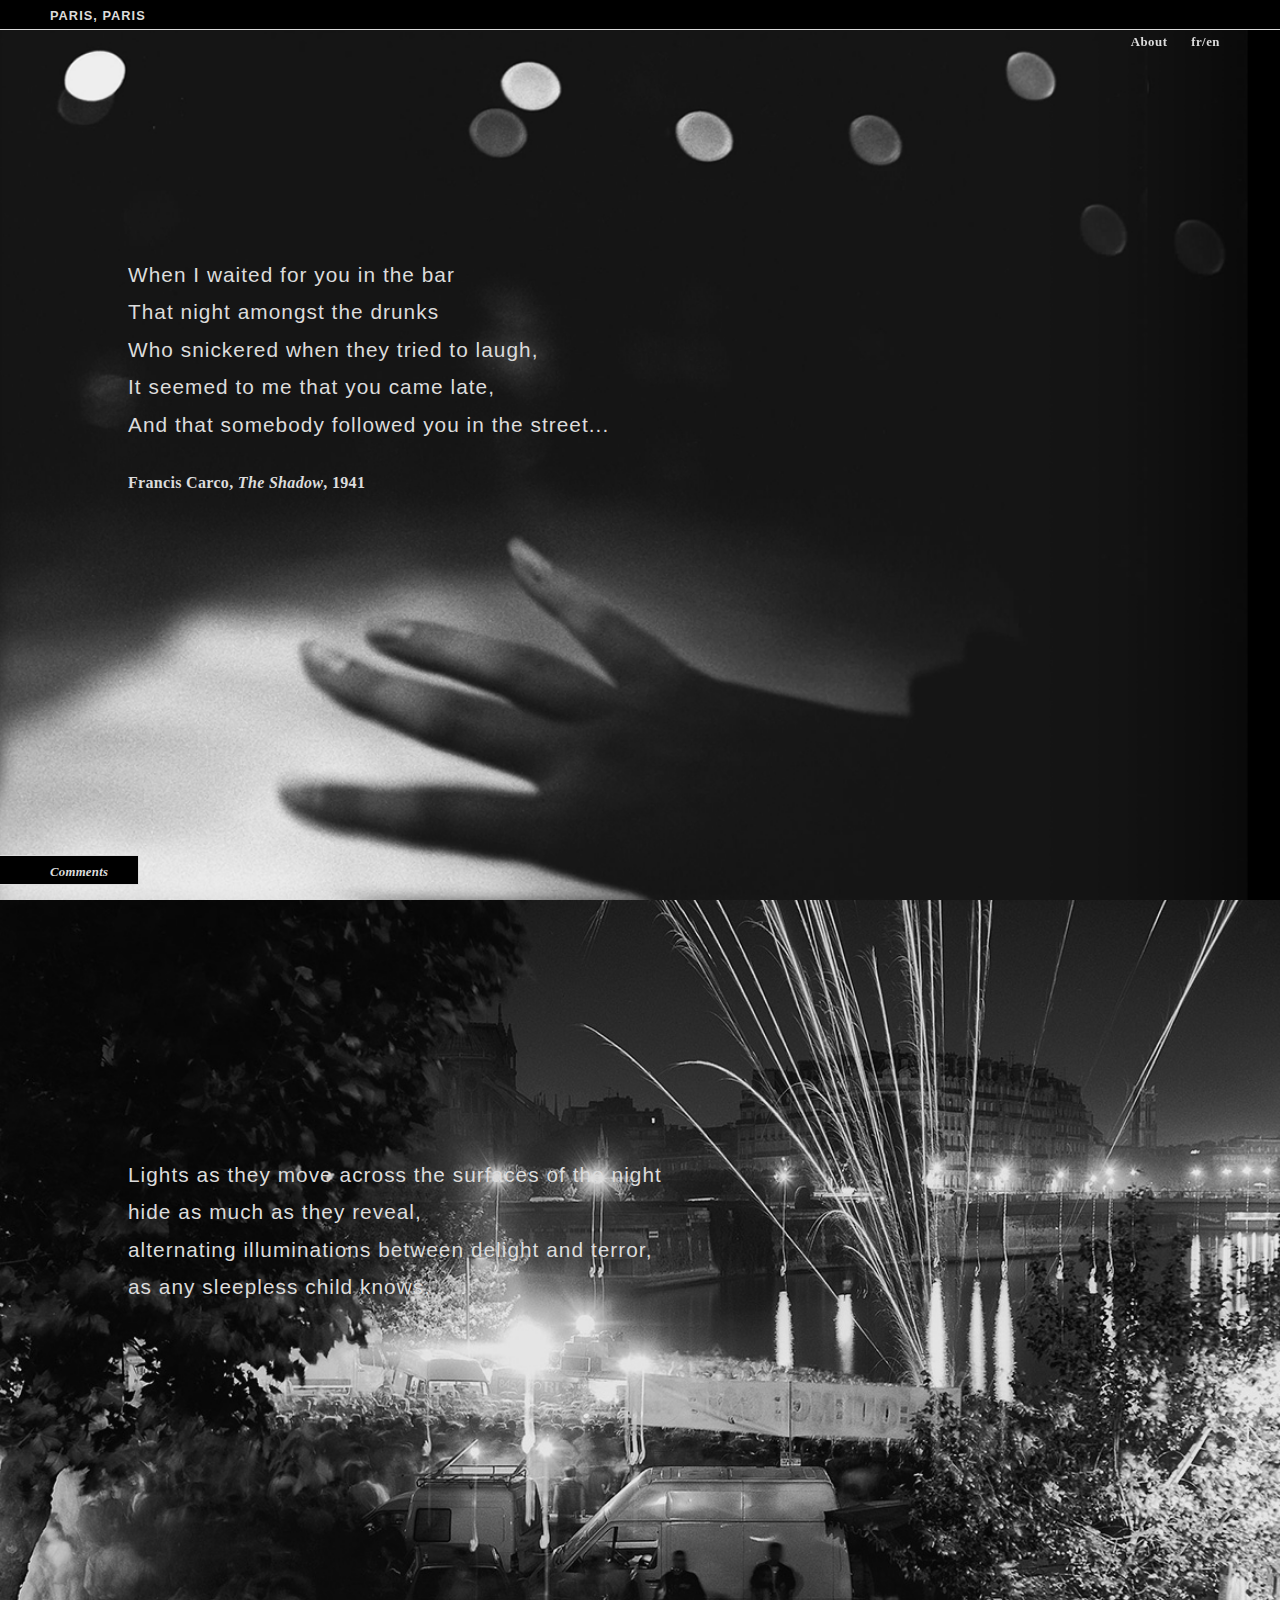
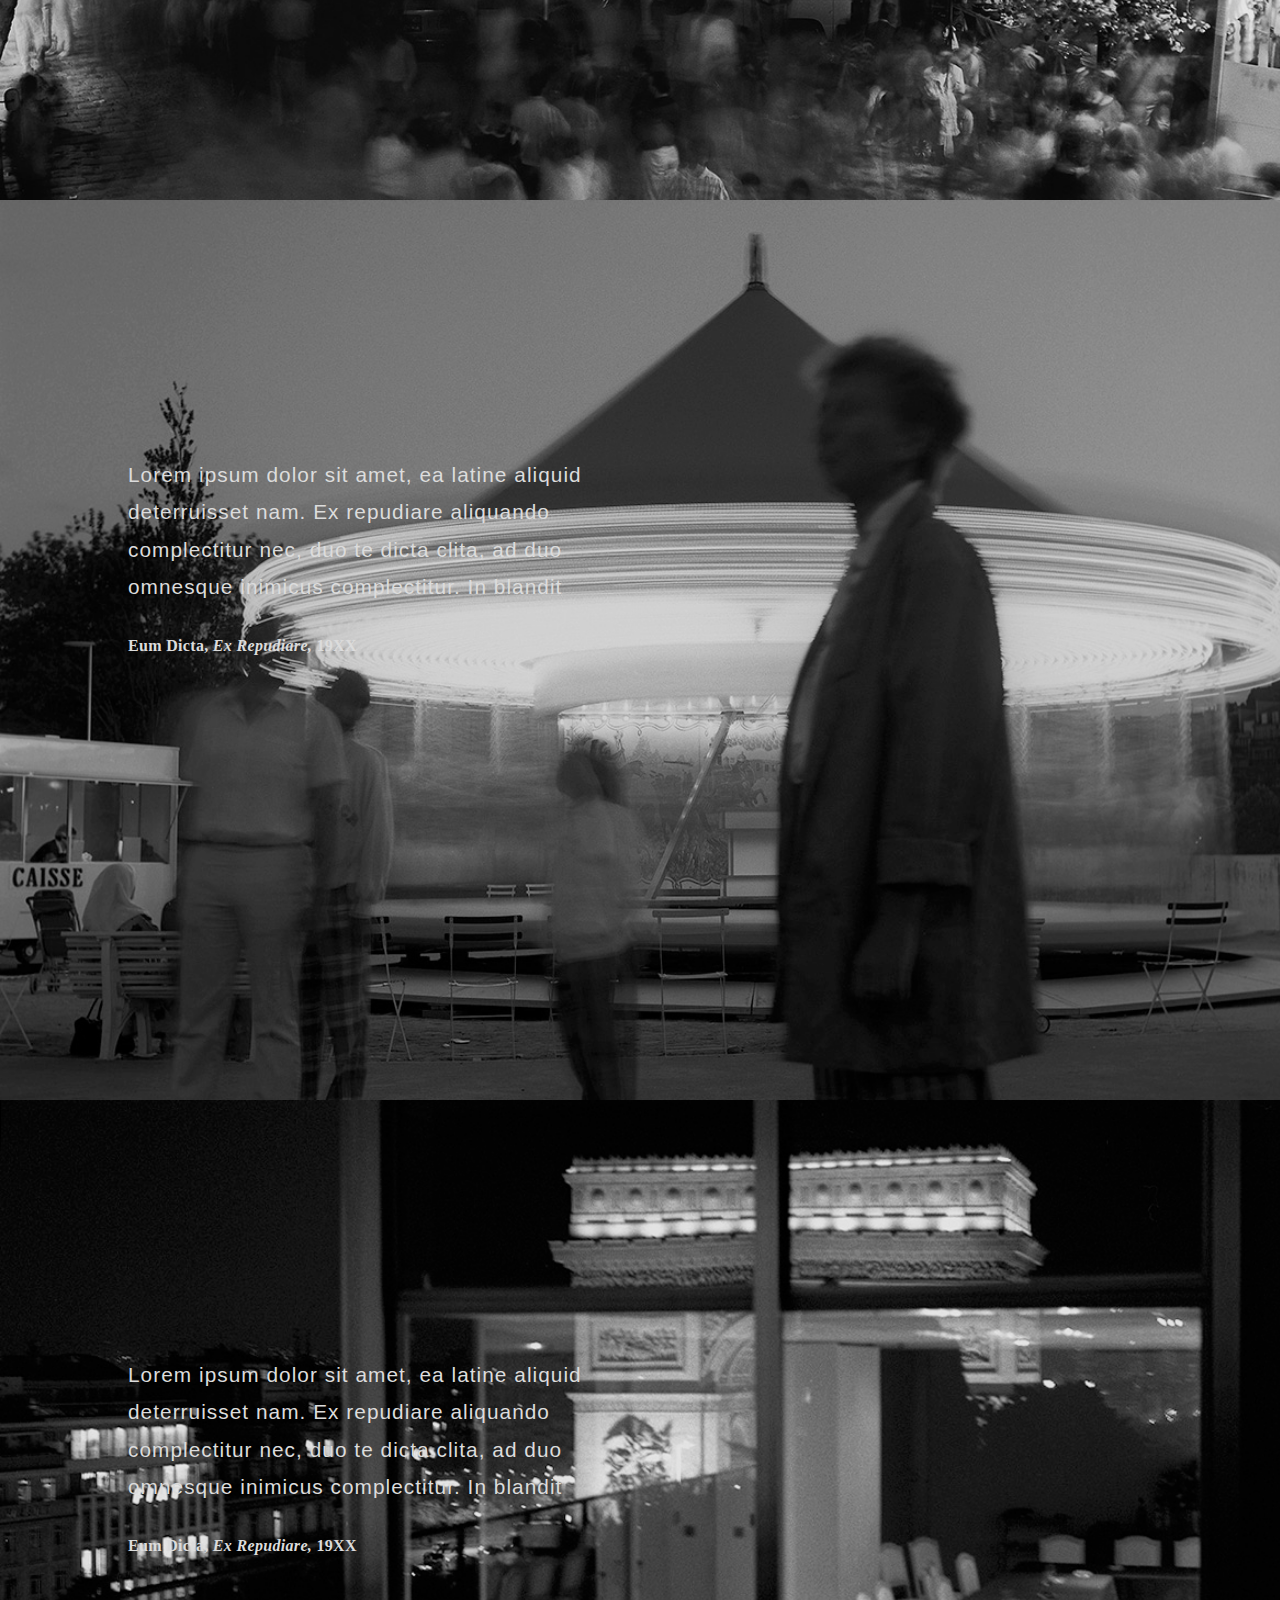
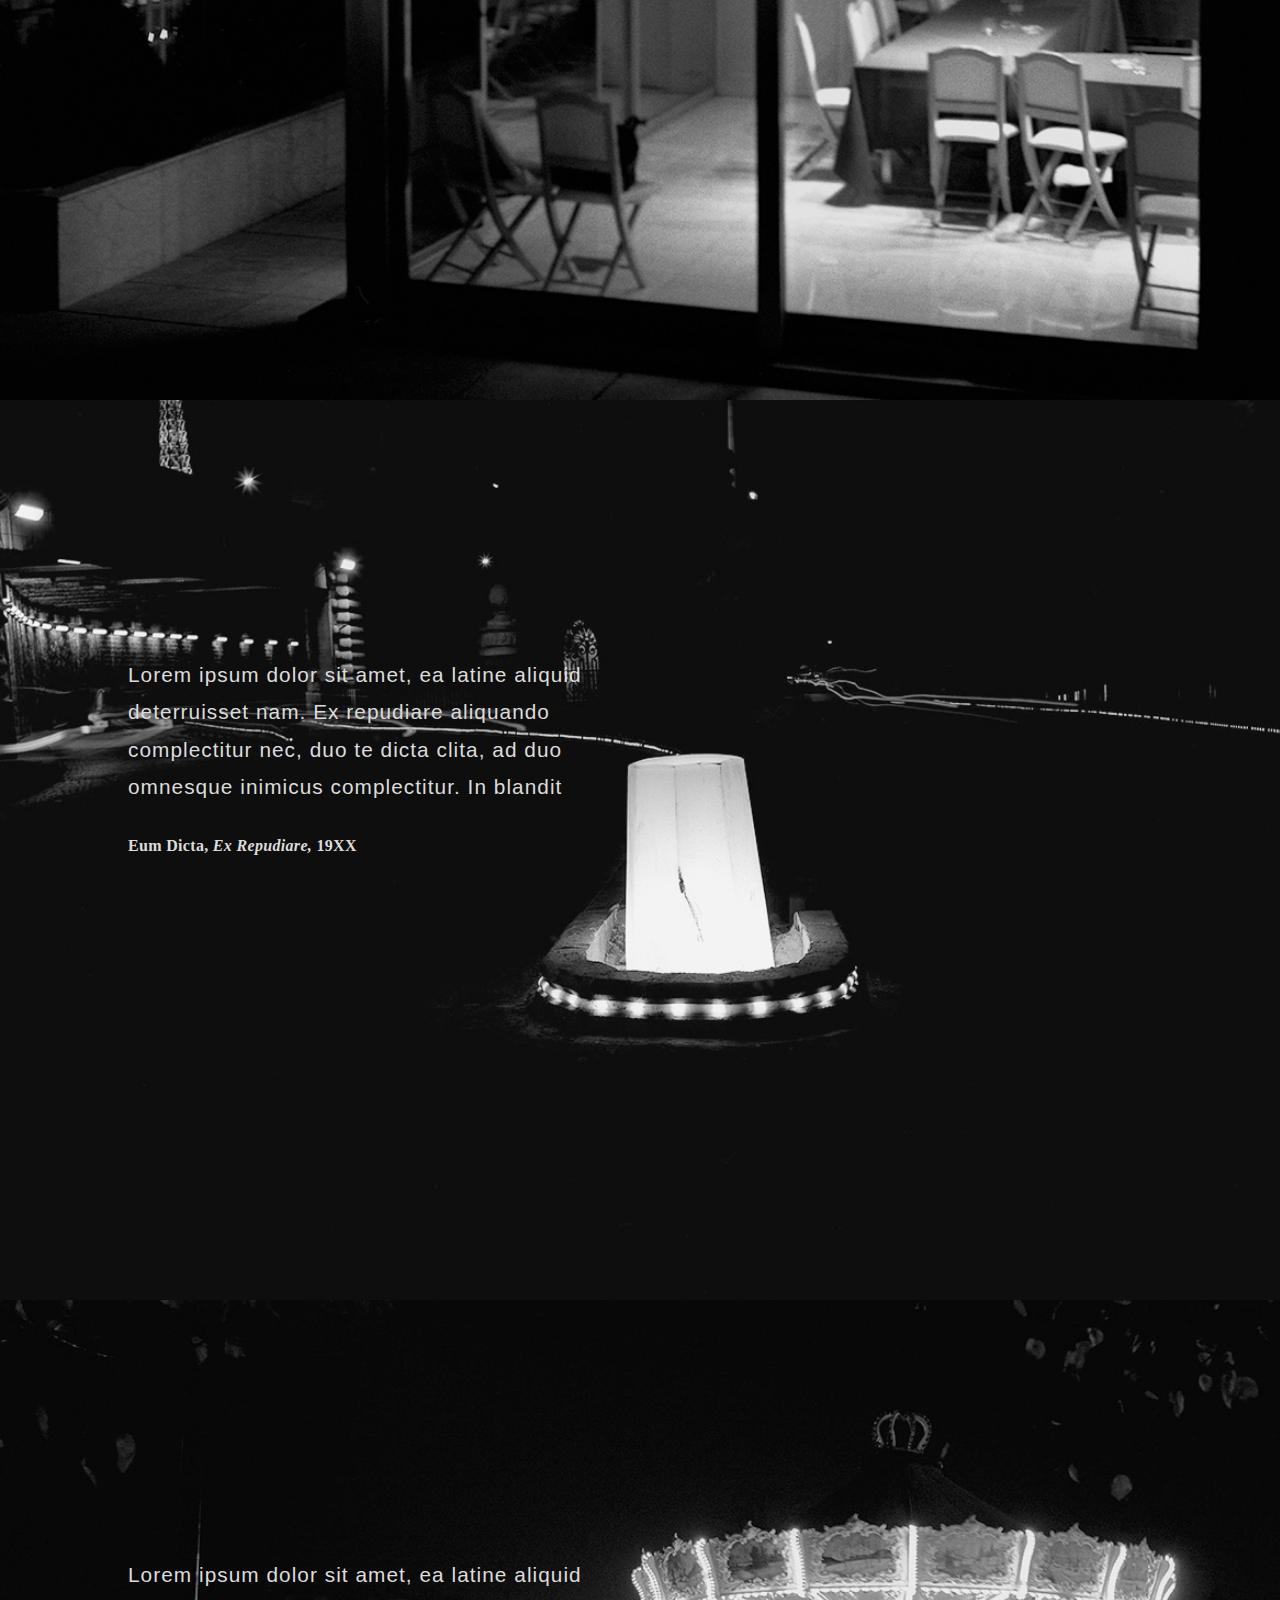
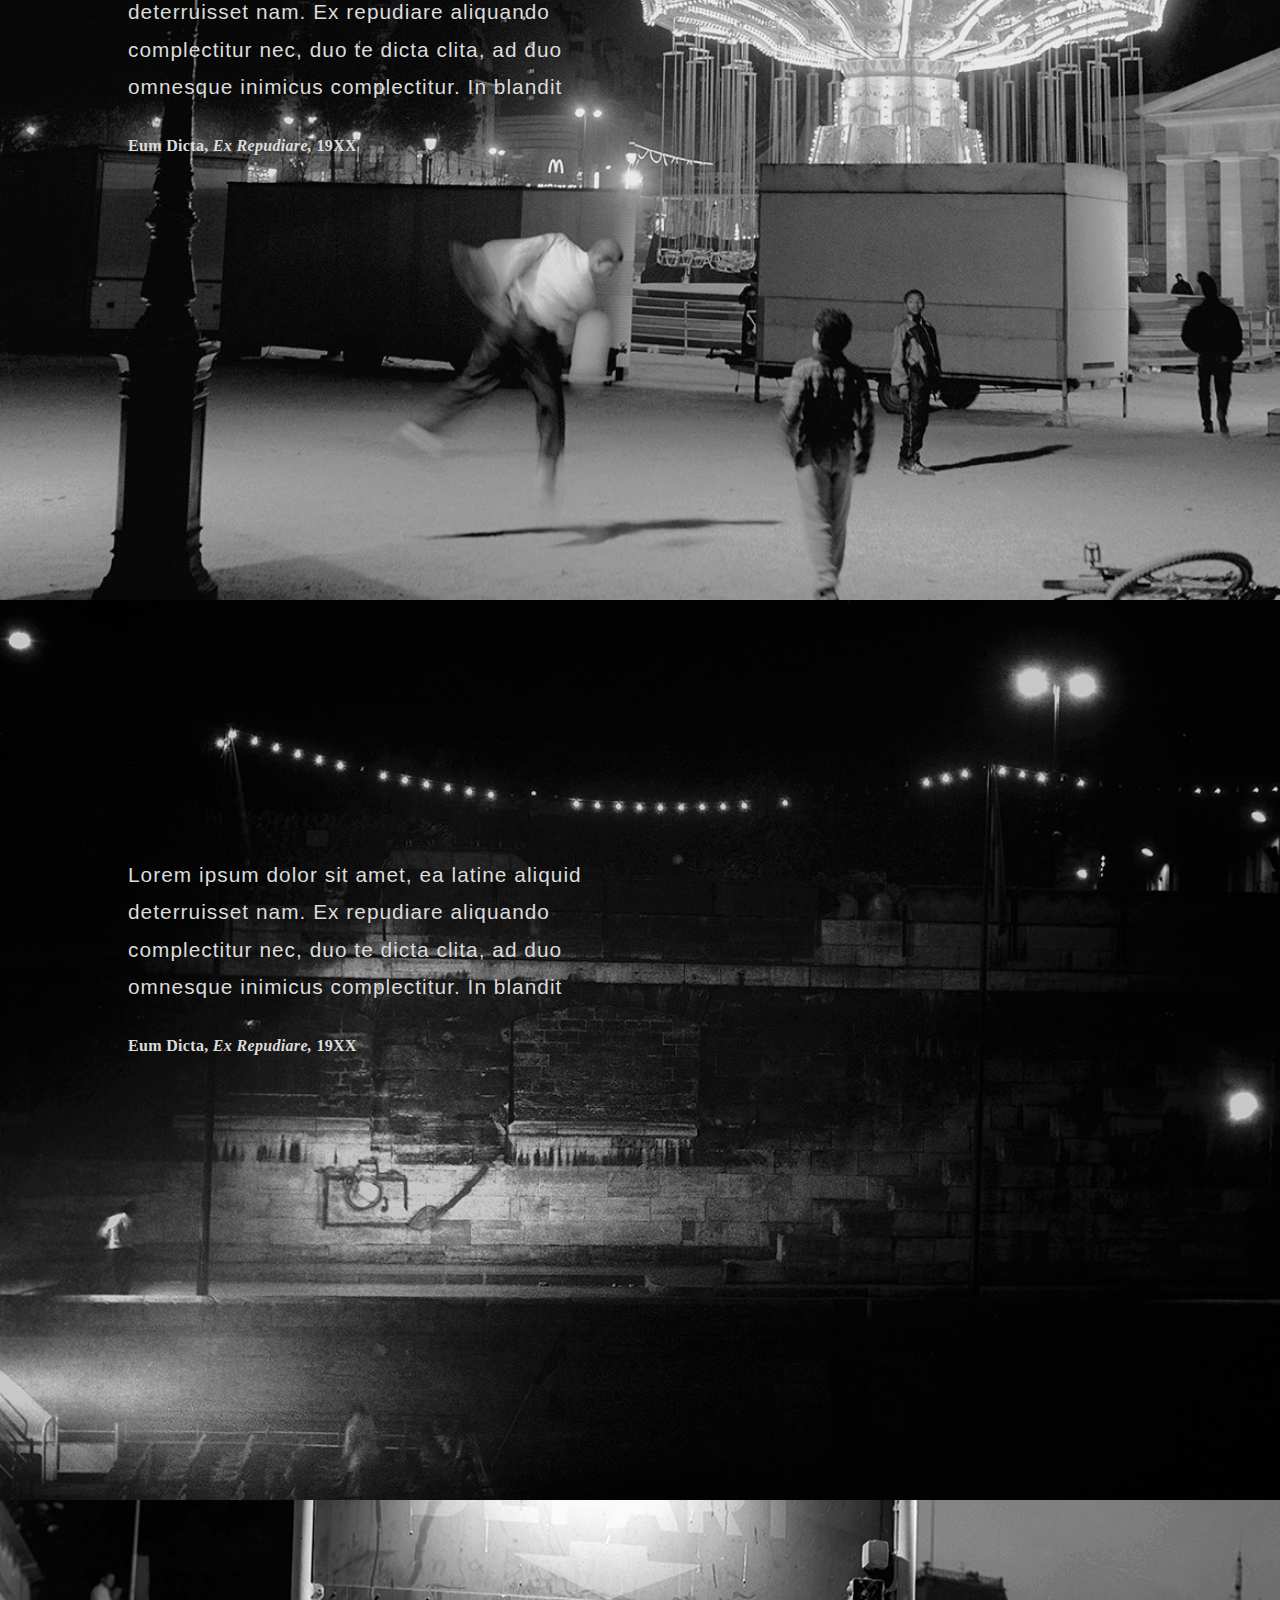
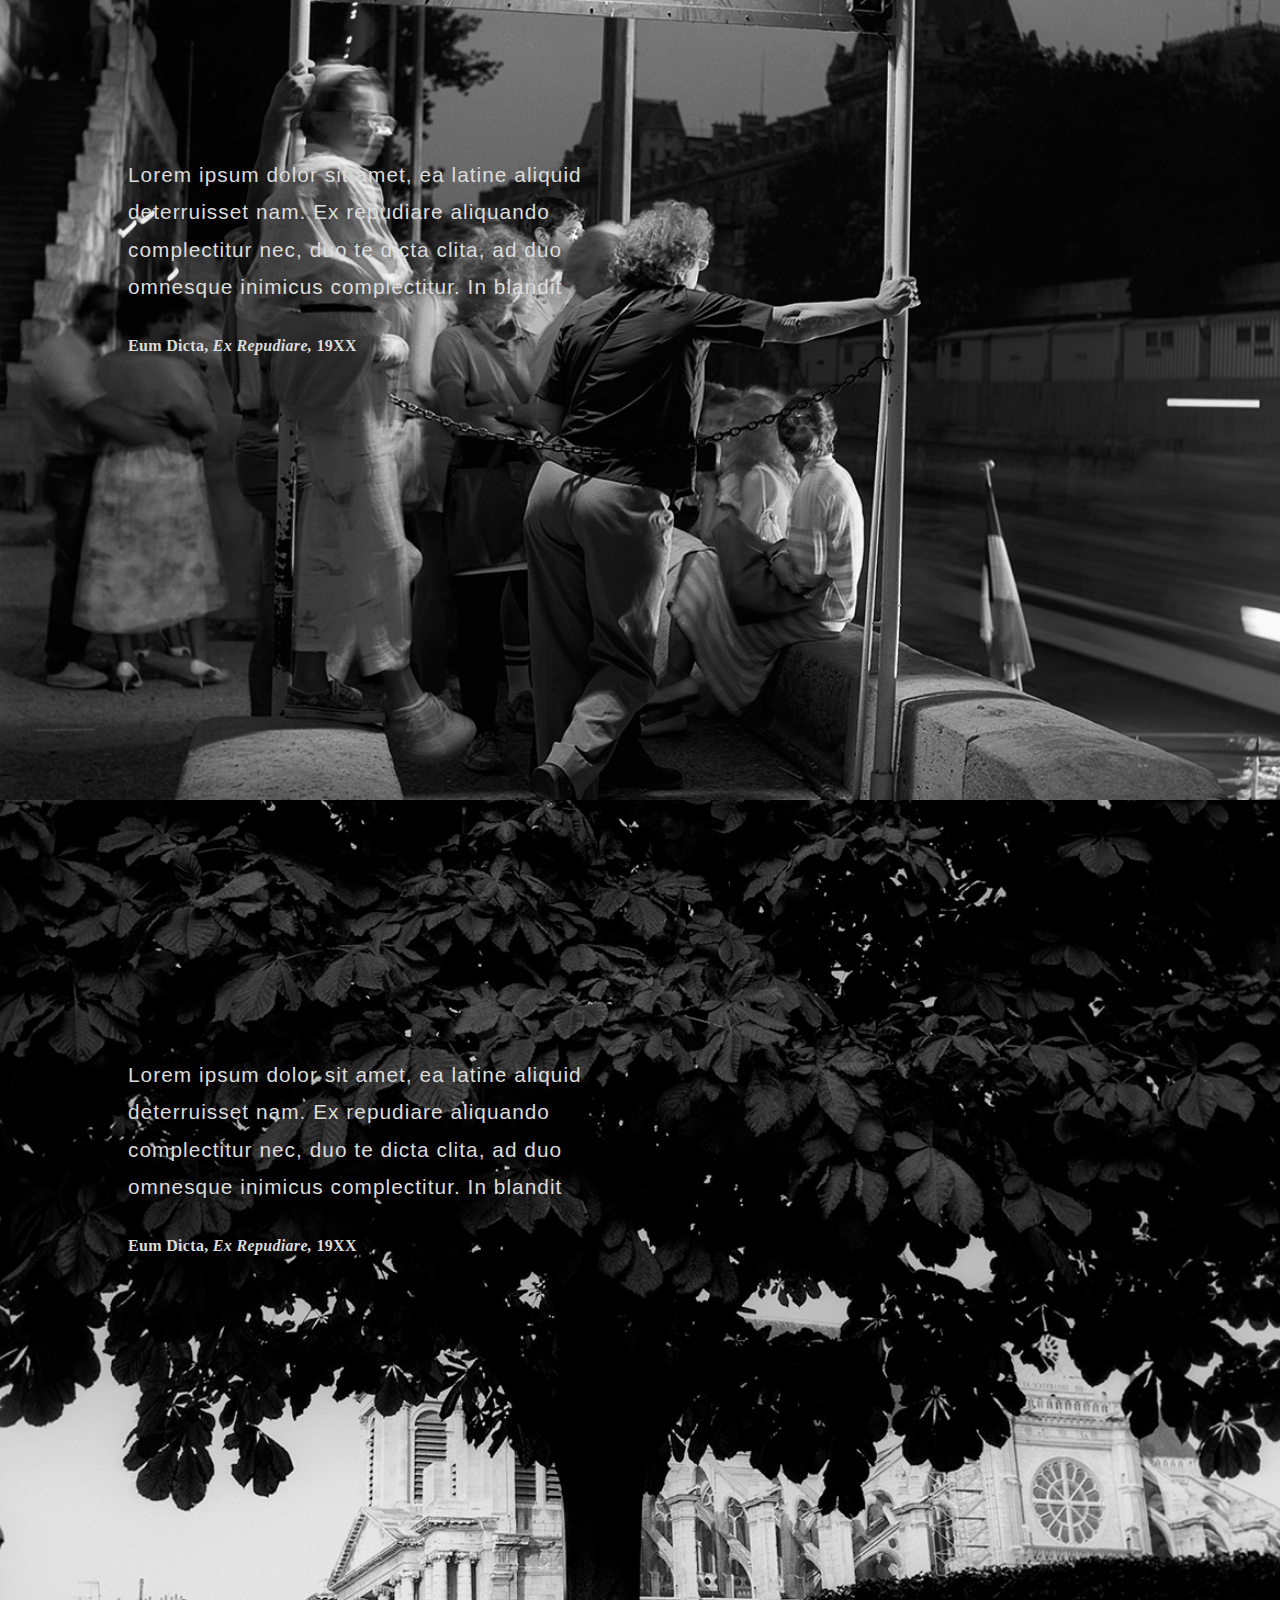
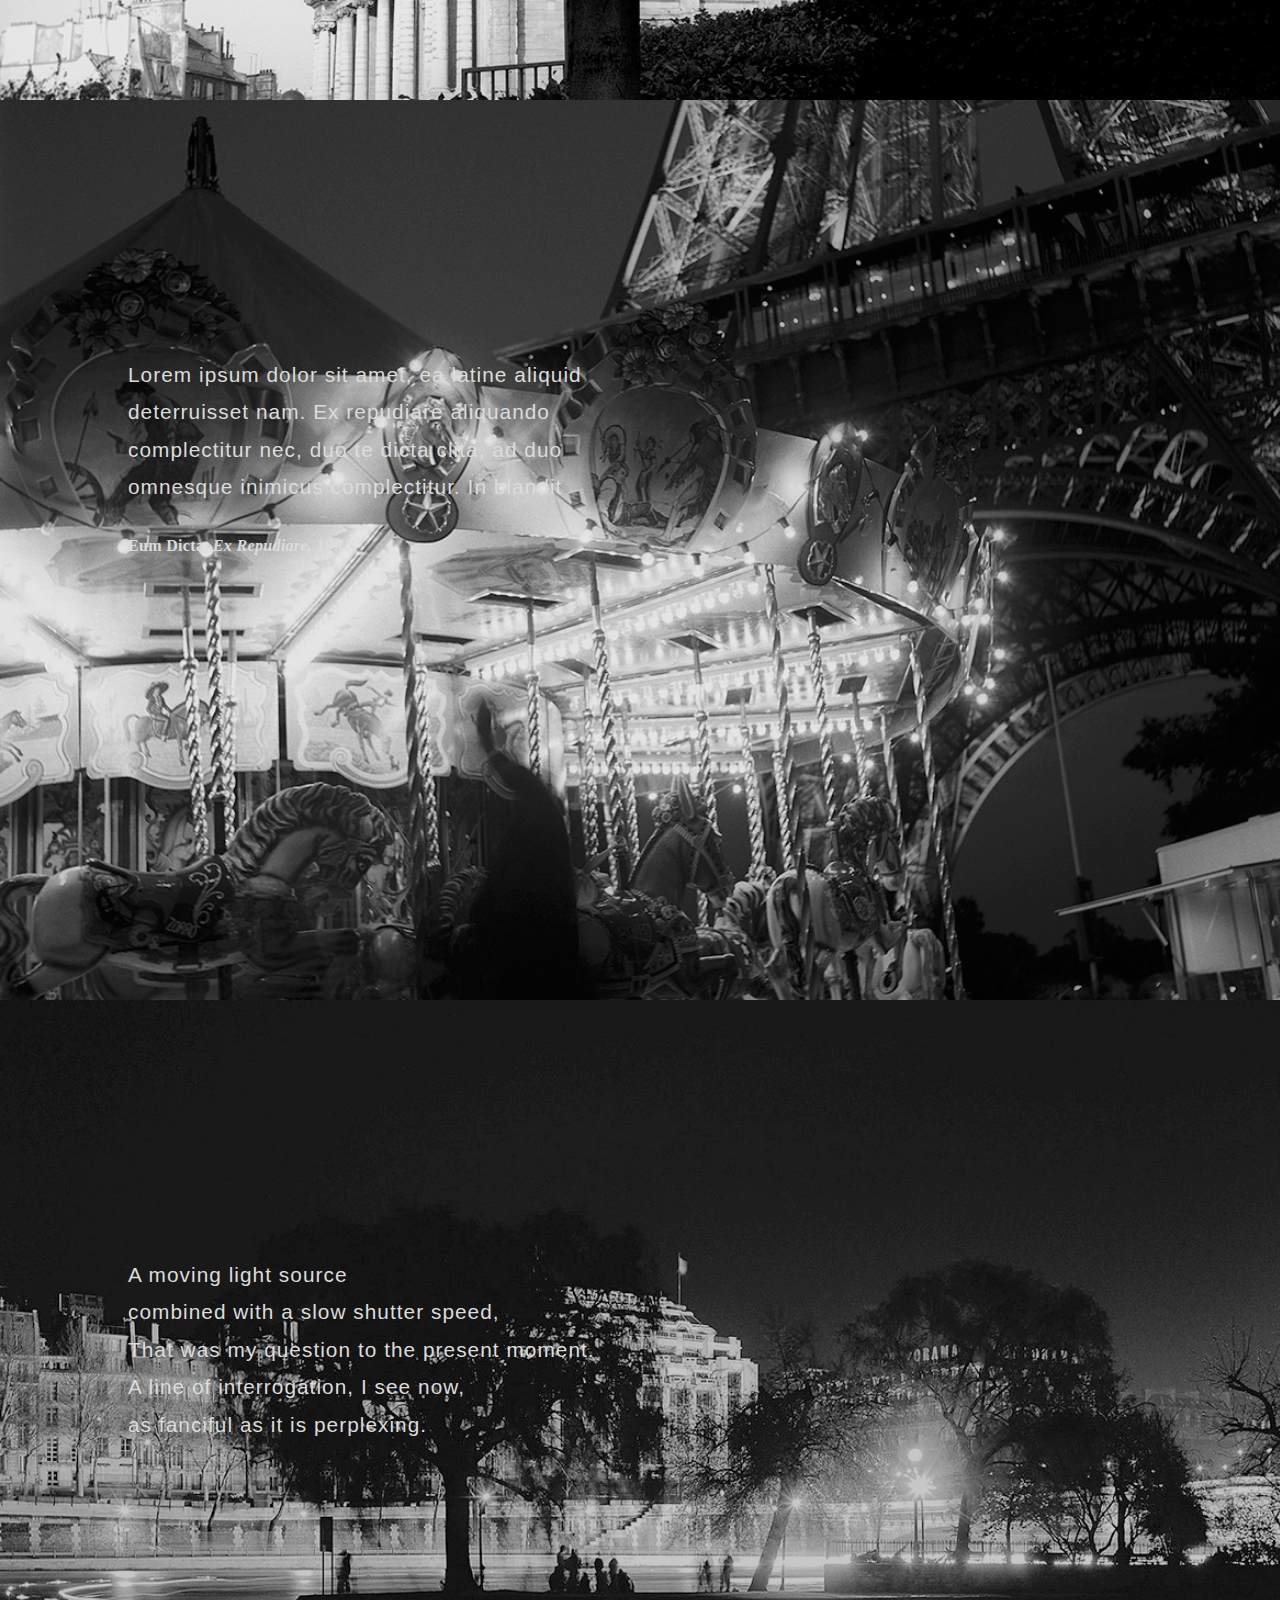
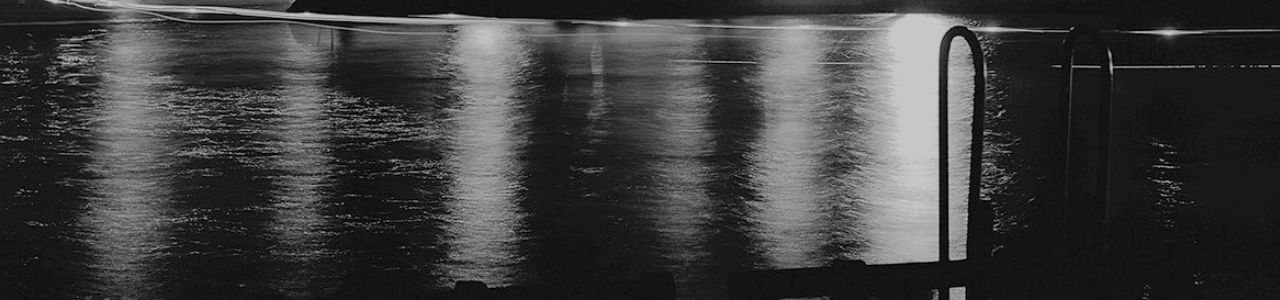
<file: unit_6/index.html>
<!DOCTYPE html>
<html>
<head>
	<title> Paris, Paris</title>
	<link rel="stylesheet" type="text/css" href="css/style.css" >
</head>	
<body>

 <div class="mother-container">

	<nav class="topnav-menu">PARIS, PARIS</nav>
	<nav class="topnav-right">
	<a href="about.html">About</a> 
	<a href="index_fr.html">fr/en</a>
	</nav>

	
	<header class="section" id="intro-dreamyhand"> 
	<h1 class="intro"> When I waited for you in the bar<br>
	That night amongst the drunks<br>
	Who snickered when they tried to laugh,<br>
	It seemed to me that you came late,<br>
	And that somebody followed you in the street...</h1>

	<h2 class="AuthRef"> Francis Carco, <em>The Shadow</em>, 1941</h2>
	</header>


	<header class="section" id="intro2-fireworks">
	<h1 class="intro"> Lights as they move across the surfaces of the night<br>
	hide as much as they reveal, <br>
	alternating illuminations between delight and terror,<br>
	as any sleepless child knows.</h1>
	</header>

	<header class="section" id="intro3-merrygoround">
	<h1 class="intro"> Lorem ipsum dolor sit amet, ea latine aliquid <br>
	deterruisset nam. Ex repudiare aliquando<br>
	complectitur nec, duo te dicta clita, ad duo<br>
	omnesque inimicus complectitur. In blandit</h1>


	<h2 class="AuthRef">Eum Dicta, <em>Ex Repudiare,</em> 19XX </h2>
	</header>

	<header class="section" id="intro4-arcdetriomphe3">
	<h1 class="intro"> Lorem ipsum dolor sit amet, ea latine aliquid <br>
	deterruisset nam. Ex repudiare aliquando<br>
	complectitur nec, duo te dicta clita, ad duo<br>
	omnesque inimicus complectitur. In blandit</h1>


	<h2 class="AuthRef">Eum Dicta, <em>Ex Repudiare,</em> 19XX </h2>
	</header>

	<header class="section" id="intro5-voiepompidou">
	<h1 class="intro"> Lorem ipsum dolor sit amet, ea latine aliquid <br>
	deterruisset nam. Ex repudiare aliquando<br>
	complectitur nec, duo te dicta clita, ad duo<br>
	omnesque inimicus complectitur. In blandit</h1>


	<h2 class="AuthRef">Eum Dicta, <em>Ex Repudiare,</em> 19XX </h2>
	</header>

	<header class="section" id="intro6-stalingrad">
	<h1 class="intro"> Lorem ipsum dolor sit amet, ea latine aliquid <br>
	deterruisset nam. Ex repudiare aliquando<br>
	complectitur nec, duo te dicta clita, ad duo<br>
	omnesque inimicus complectitur. In blandit</h1>


	<h2 class="AuthRef">Eum Dicta, <em>Ex Repudiare,</em> 19XX </h2>
	</header>

	<header class="section" id="intro7-camera">
	<h1 class="intro"> Lorem ipsum dolor sit amet, ea latine aliquid <br>
	deterruisset nam. Ex repudiare aliquando<br>
	complectitur nec, duo te dicta clita, ad duo<br>
	omnesque inimicus complectitur. In blandit</h1>


	<h2 class="AuthRef">Eum Dicta, <em>Ex Repudiare,</em> 19XX </h2>
	</header>

	<header class="section" id="intro8-tourists">
	<h1 class="intro"> Lorem ipsum dolor sit amet, ea latine aliquid <br>
	deterruisset nam. Ex repudiare aliquando<br>
	complectitur nec, duo te dicta clita, ad duo<br>
	omnesque inimicus complectitur. In blandit</h1>


	<h2 class="AuthRef">Eum Dicta, <em>Ex Repudiare,</em> 19XX </h2>
	</header>

	<header class="section" id="intro9-steustache">
	<h1 class="intro"> Lorem ipsum dolor sit amet, ea latine aliquid <br>
	deterruisset nam. Ex repudiare aliquando<br>
	complectitur nec, duo te dicta clita, ad duo<br>
	omnesque inimicus complectitur. In blandit</h1>


	<h2 class="AuthRef">Eum Dicta, <em>Ex Repudiare,</em> 19XX </h2>
	</header>

	<header class="section" id="intro10-toureiffel">
	<h1 class="intro"> Lorem ipsum dolor sit amet, ea latine aliquid <br>
	deterruisset nam. Ex repudiare aliquando<br>
	complectitur nec, duo te dicta clita, ad duo<br>
	omnesque inimicus complectitur. In blandit</h1>


	<h2 class="AuthRef">Eum Dicta, <em>Ex Repudiare,</em> 19XX </h2>
	</header>

	<header class="section" id="intro11-lasamaritaine">
	<h1 class="intro"> A moving light source<br>
	combined with a slow shutter speed,<br>
	That was my question to the present moment. <br>
	A line of interrogation, I see now,<br>
	as fanciful as it is perplexing.</h1>


	
	<footer class="footernav-comments"><em>Comments<em></footer>
	
</div>
</body>
</html>
</file>
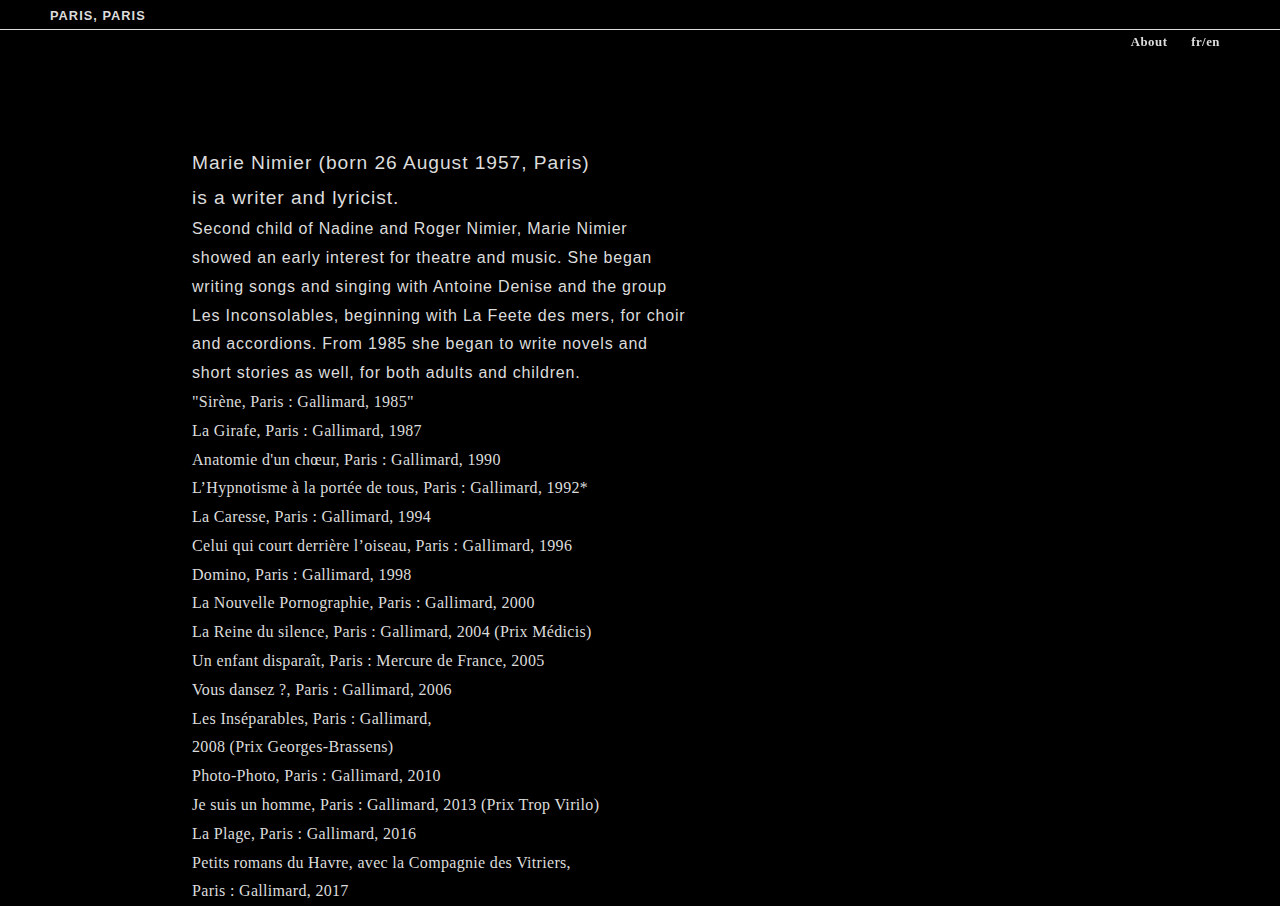
<file: unit_6/about.html>
<!DOCTYPE html>
<html>
<head>
	<title>About</title>
	<link rel="stylesheet" type="text/css" href="css/style.css" >
</head>	
<body>

 <div class="mother-container"> 

	<nav class="topnav-menu">PARIS, PARIS</nav>
	<nav class="topnav-right">
	<a href="about.html">About</a> 
	<a href="index_fr.html">fr/en</a>
	</nav>

Marie Nimier ( born 26 August 1957, Paris)
is a French novelist and lyricist.

<header class="article" class="aside" id="nimier-about"> 
	<h4 class="AuthHdr"> Marie Nimier (born 26 August 1957, Paris)<br>
is a writer and lyricist.</h4>

	<h5 class="AuthAbout"> Second child of Nadine and Roger Nimier, Marie Nimier showed an early interest for theatre and music. She began writing songs and singing with Antoine Denise and the group Les Inconsolables, beginning with La Feete des mers, for choir and accordions. From 1985 she began to write novels and short stories as well, for both adults and children.
	</h5>

	</header>
	<p class = "article" class="AuthImg" id="nimier-about"></p>
	<ul class="AuthList">

		<li>"Sirène, Paris : Gallimard, 1985"</li>
		<li>La Girafe, Paris : Gallimard, 1987</li>
		<li>Anatomie d'un chœur, Paris : Gallimard, 1990</li>
		<li>L’Hypnotisme à la portée de tous, Paris : Gallimard, 1992* </li>
		<li>La Caresse, Paris : Gallimard, 1994</li>
		<li>Celui qui court derrière l’oiseau, Paris : Gallimard, 1996</li>
		<li>Domino, Paris : Gallimard, 1998</li>
		<li>La Nouvelle Pornographie, Paris : Gallimard, 2000</li>
		<li>La Reine du silence, Paris : Gallimard, 2004 (Prix Médicis)</li>
		<li>Un enfant disparaît, Paris : Mercure de France, 2005</li>
		<li>Vous dansez ?, Paris : Gallimard, 2006</li>
		<li>Les Inséparables, Paris : Gallimard, </li>2008 (Prix Georges-Brassens)</li>
		<li>Photo-Photo, Paris : Gallimard, 2010</li>
		<li>Je suis un homme, Paris : Gallimard, 2013 (Prix Trop Virilo)</li>
		<li>La Plage, Paris : Gallimard, 2016</li>
		<li>Petits romans du Havre, avec la Compagnie des Vitriers, Paris : Gallimard, 2017</li>
		

	</ul>


</div>
</body>
</html>
</file>
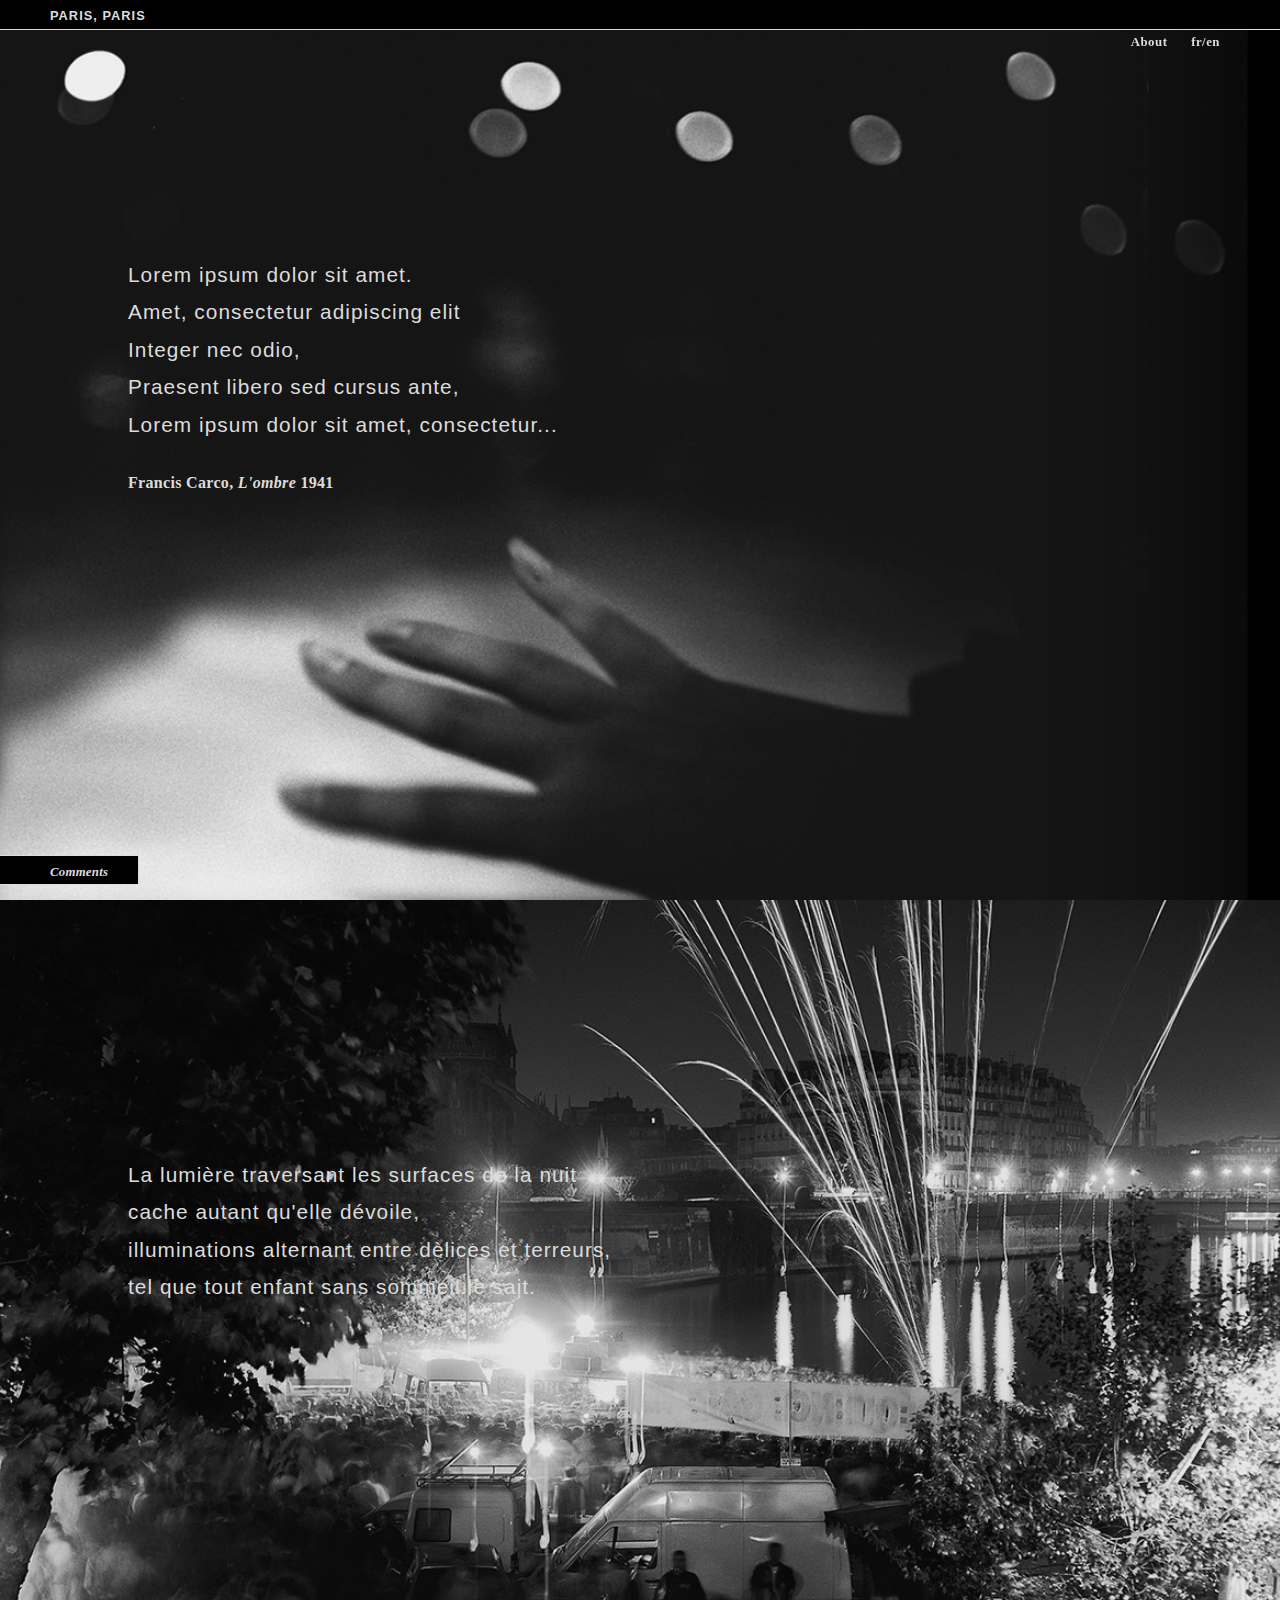
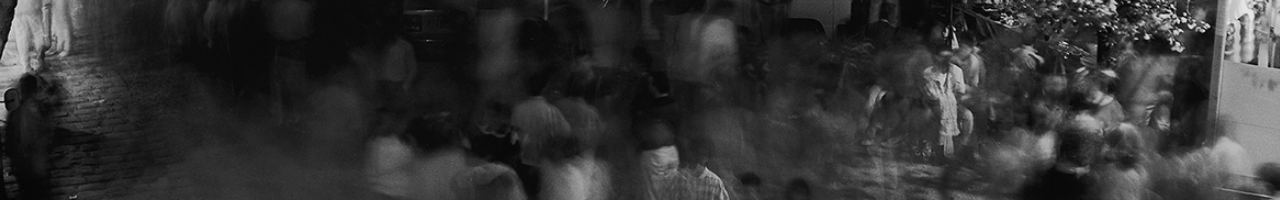
<file: unit_6/index_fr.html>
<!DOCTYPE html>
<html>
<head>
	<title>Paris, Paris</title>
	<link rel="stylesheet" type="text/css" href="css/style.css" >
</head>	
<body>

<!-- <div class="mother-container"> /!-->

	<nav class="topnav-menu">PARIS, PARIS</nav>
	<nav class="topnav-right">
	<a href="about.html">About</a> 
	<a href="index_fr.html">fr/en</a>
	</nav>
	
	
	<header class="section" id="intro-dreamyhand"> 
	<h1 class="intro"> Lorem ipsum dolor sit amet. <br>
	Amet, consectetur adipiscing elit<br>
	Integer nec odio,<br>
	Praesent libero sed cursus ante,<br>
	Lorem ipsum dolor sit amet, consectetur...</h1>

	<h2 class="AuthRef"> Francis Carco, <em>L'ombre </em>1941</h2>
	</header>


	<header class="section" id="intro2-fireworks">
	<h1 class="intro"> La lumière traversant les surfaces de la nuit<br>
	cache autant qu'elle dévoile, <br>
	illuminations alternant entre dèlices et terreurs,<br>
	tel que tout enfant sans sommeil le sait.</h1>
	</header>

	

	
	<footer class="footernav-comments"><em>Comments<em></footer>
	
</div>
</body>
</html>
</file>
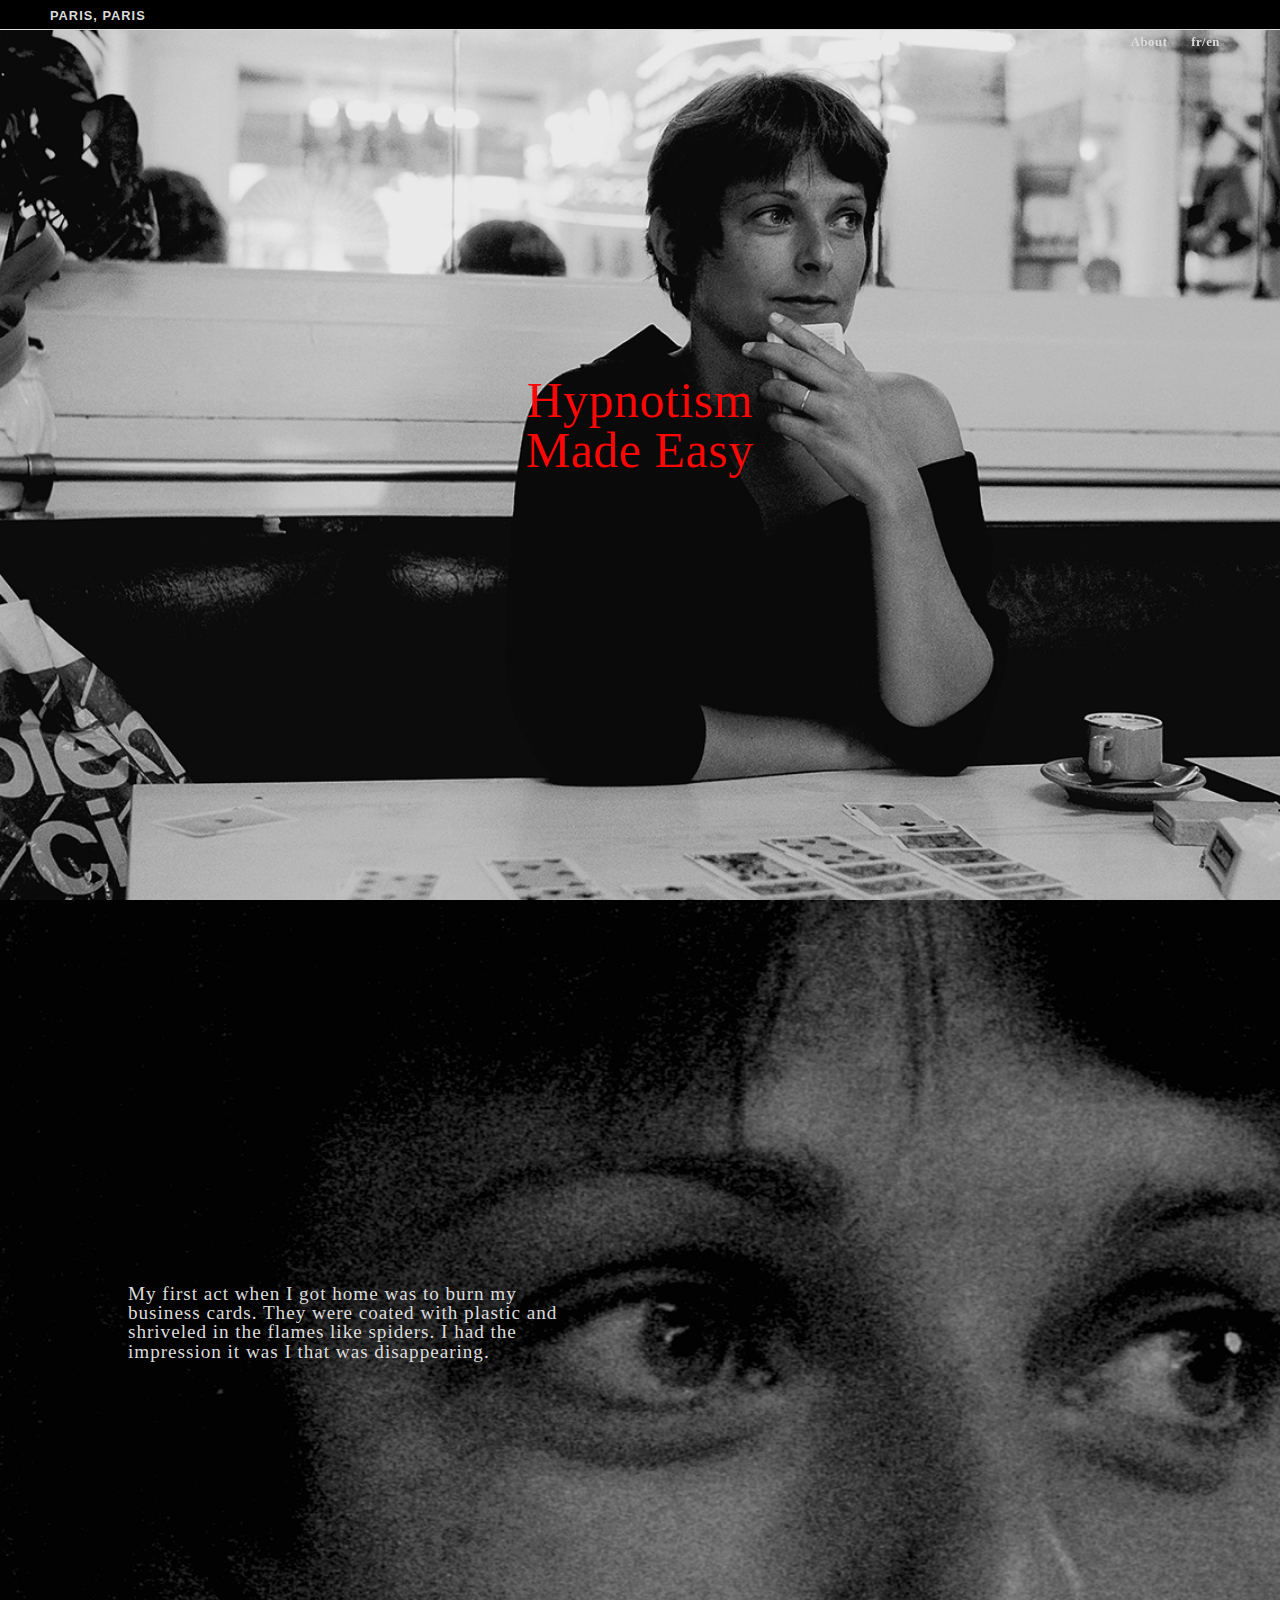
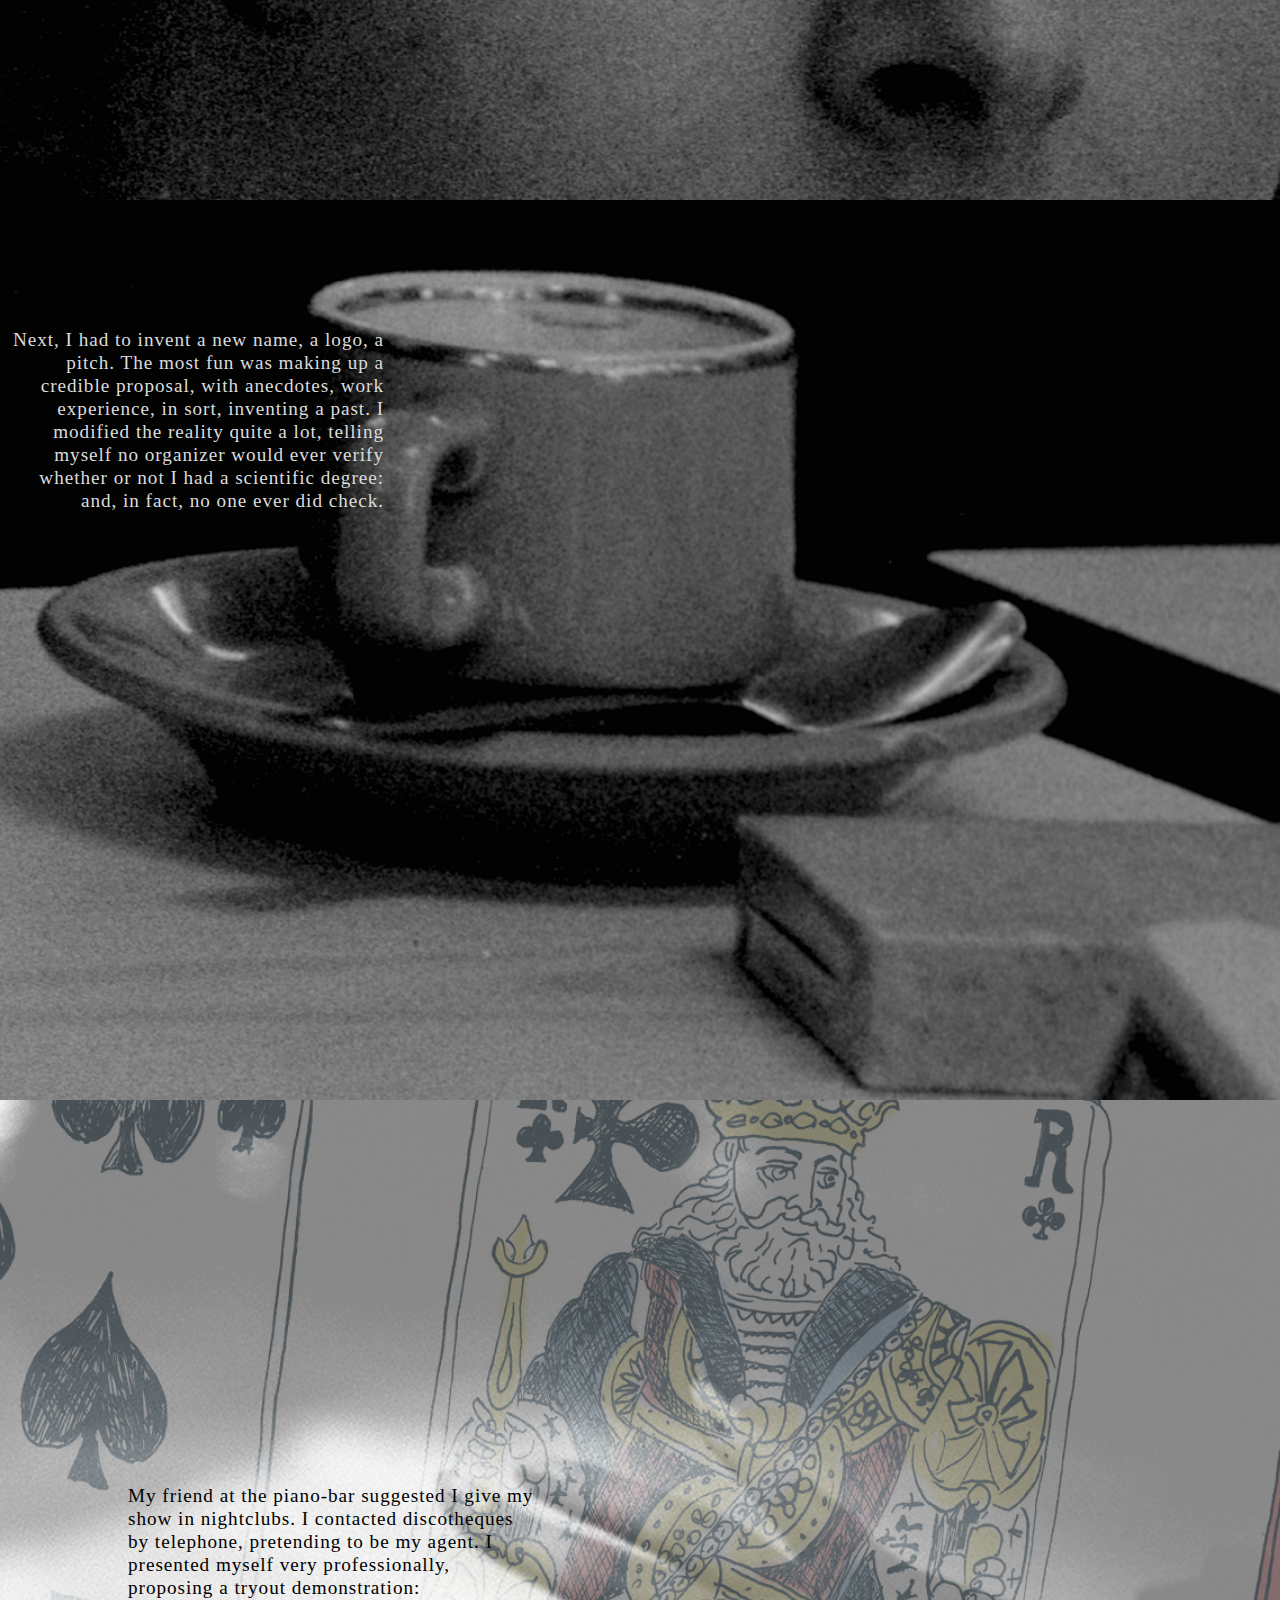
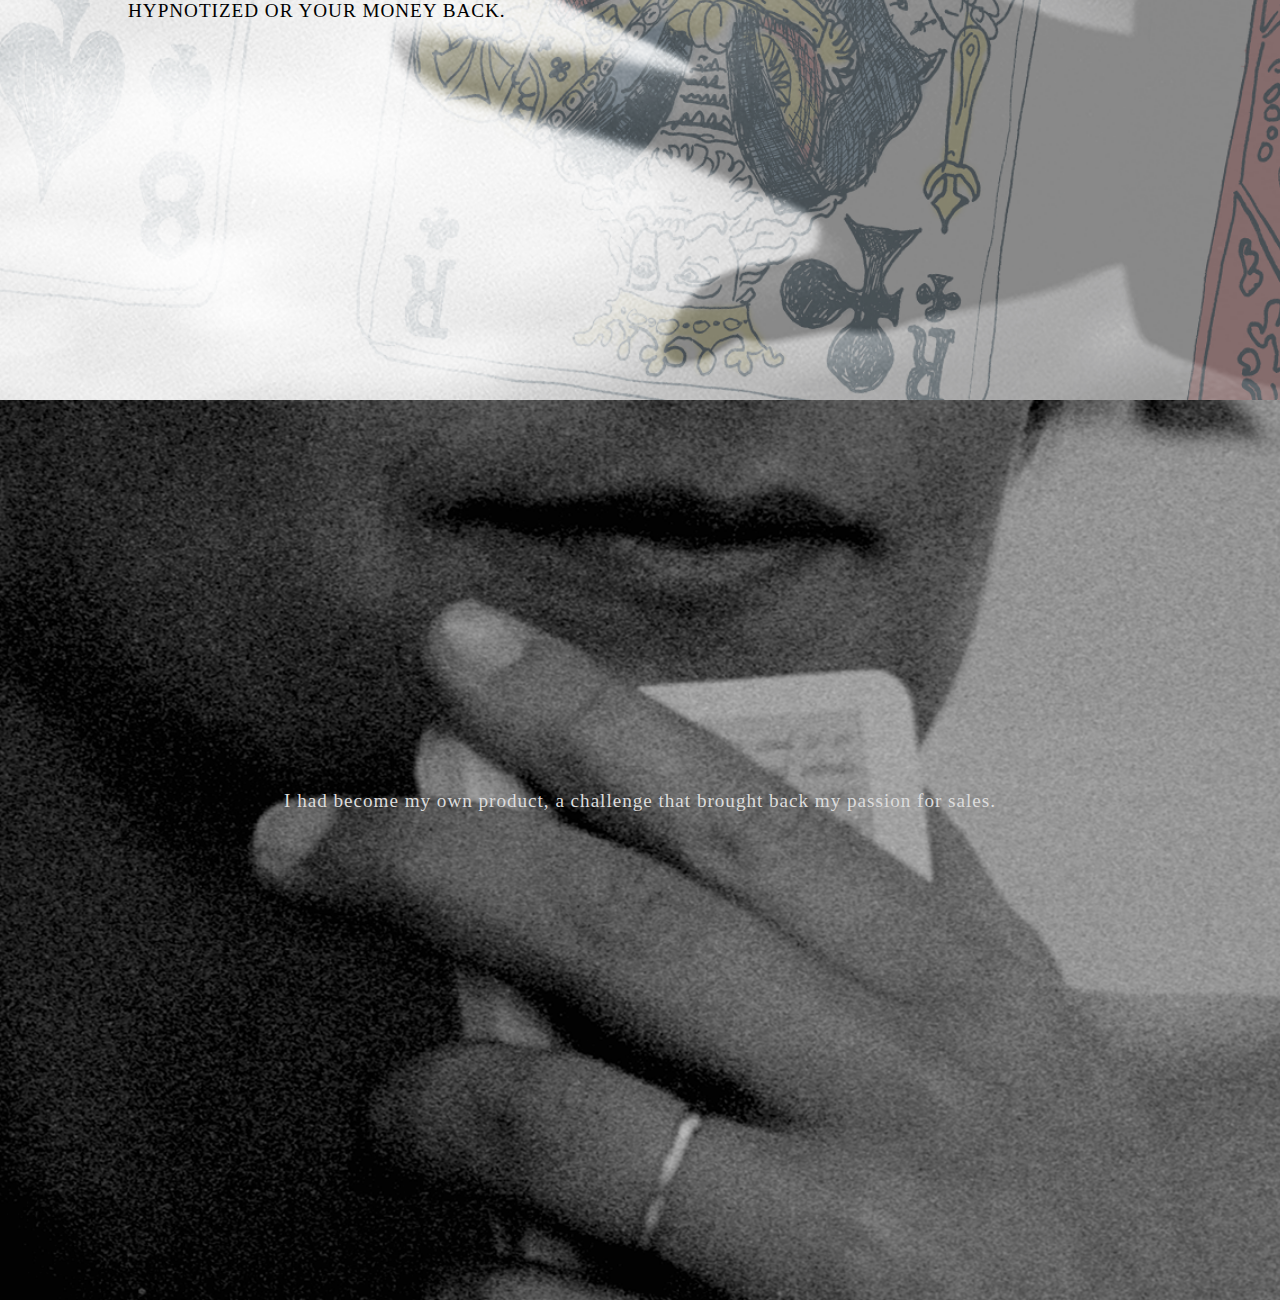
<file: unit_6/nimier.html>
<!DOCTYPE html>
<html>
<head>
	<title>Marie Nimier</title>
	<link rel="stylesheet" type="text/css" href="css/style.css" >
</head>	
<body>

 	<div class="mother-container">

	<nav class="topnav-menu">PARIS, PARIS</nav>
	<nav class="topnav-right">
	<a href="about.html">About</a> 
	<a href="index_fr.html">fr/en</a>
	</nav>

	<header class="section" id="nimier-title"> 
	<h3 class="AuthTitle">Hypnotism<br>Made Easy</h3></header>


	<header class="section" id="nimier-firstact"> 
	<p class="AuthTxtL">My first act when I got home was to burn my business cards.
	They were coated with plastic and shriveled in the flames like spiders. I had the impression it was I that was disappearing.</p>
	</header>

	<header class= "section" id="nimier-newname"> 
	<p class="AuthTxtR">Next, I had to invent a new name, a logo, a pitch. The most fun was making up a credible proposal, with anecdotes, work experience, in sort, inventing a past. I modified the reality quite a lot, telling myself no organizer would ever verify whether or not I had a scientific degree: and, in fact, no one ever did check. </p>
	</header>

	<header class= "section" id="nimier-king"> 
	<p class="AuthTxtBLK">My friend at the piano-bar suggested I give my show in nightclubs. I contacted 	discotheques <br> 
		by telephone, pretending to be my agent. I presented myself very professionally, <br>
		proposing a tryout demonstration: <br>
		HYPNOTIZED OR YOUR MONEY BACK.
	</header>

	<header class= "section" id="nimier-cards"> 
	<p class="AuthTxtLast">I had become my own product, a challenge that brought back my passion for sales.</p>
	</header>


</div>
</body>
</html>
</file>
<file: unit_6/css/style.css>
@import url(https://fonts.googleapis.com/css?family=Libre+Franklin:300, 900|Spectral:300,600,600i,EB+Garamond);
*{margin:0; padding:0; box-sizing: border-box; }

/*<style>
  @import url("https://use.typekit.net/jls8ebw.css");
</style>*/

/* Styling for the Intro sequence starts here*/

body {	
	margin: 0px;
	padding: 0px;
	background-color: #000000;	
	color: #dcdcdc;
	
}
/*
.mother-container {
	
	height: 100vh;
	width: 100vw;
	position: absolute;
	top: 0;
	left: 0;
}
*/

.topnav-menu {
	font-family: 'Libre Franklin', sans-serif;
	font-weight: 900;
	letter-spacing: .08em;
	font-size: 0.8em;
	line-height: 1;
	margin-top: 0px;
	height: 30px;
	padding-left: 50px;
	padding-top: 10px;
	padding-bottom: 10px;
	background-color: #000;
	position: fixed;
	top: 0px;
	left: 0px;
	width: 100%;
	/*width: 1000px;*/
	border-bottom-style: solid;
	border-width: 1px;
	border-color: #dcdcdc;

}
.topnav-right{
	font-size: 0.8em;
	font-family: 'Spectral', serif;
	font-weight: 600;
	letter-spacing: .04em;
	line-height: 1;
	margin-top: 0px;
	height: 30px;
	padding-right: 50px;
	padding-top: 10px;
	padding-bottom: 10px;
	background-color: #000;
	position: fixed;
	top: 0px;
	right: 0px;
	text-align: right;    
	line-height: 5em;
	width: 20%;
	/*width: 1000px;*/
	border-bottom-style: solid;
	border-width: 1px;
	border-color: #dcdcdc;
	
}

a {
	text-decoration: none;
	padding: 10px;
	color: #dcdcdc;
}

.section{
	width: 100%;
	min-height: 100vh;
	background-size: cover;
	background-repeat: no-repeat;
}

#intro-dreamyhand {

	background-image: url('../intro-img/dreamy_hand-1200-optimized-1.png');			
}
#intro2-fireworks {

	background-image: url('../intro-img/fireworks-1200.jpg');
}	
#intro3-merrygoround {
	background-image: url('../intro-img/merry-go-round-1200.jpg');
}
#intro4-arcdetriomphe3 {
	background-image: url('../intro-img/arc_de_triomphe_3-1200.jpg');
}
#intro5-voiepompidou {
	background-image: url('../intro-img/voie_pompidou-1200.jpg');
}
#intro6-stalingrad {
	background-image: url('../intro-img/stalingrad-1200.jpg');
}
#intro7-camera {
	background-image: url('../intro-img/camera-1200.jpg');
}
#intro8-tourists {
	background-image: url('../intro-img/tourists-1200.jpg');
}
#intro9-steustache {
	background-image: url('../intro-img/st_eustache-1200.jpg');
}
#intro10-toureiffel {
	background-image: url('../intro-img/tour_eiffel-1200.jpg');
}
#intro11-lasamaritaine {
	background-image: url('../intro-img/la_samaritaine-1200.jpg');
}

.intro {
	
	font-family: 'Libre Franklin', sans-serif;
	font-weight: 300;
	letter-spacing: .05em;
	font-size: 1.3em;
	line-height: 1.8;
	padding-top: 20%;
	padding-left: 10%;
	vertical-align: middle;
			
}
.AuthRef {

	font-size: 1em;
	font-family: 'Spectral', serif;
	font-weight: 300i;
	letter-spacing: .02em;
	text-align: left;    
	line-height: 5em;
	padding-left: 10%;

}

.footernav-comments {

	font-family: 'Spectral', serif;
	font-weight: 600;
	letter-spacing: .02em;
	font-size: 0.8em;
	height: 30px;
	padding-left: 50px;
	padding-top: 10px;
	padding-bottom: 10px;
	padding-right: 30px;
	line-height: 1;
	background-color: #000;
	border-width: 1px;
	border-color: #dcdcdc;
	position: fixed;
	bottom: 15px;
	left: 0px;
	border-color: #dcdcdc;
	border-top-style: solid;
	border-right-style: solid;
	border-bottom-style: solid;

}

/* Styling for the Author Sequence (AuthSeq) Pages starts here */

.AuthTitle {
	
	font-family: 'Spectral', serif;
	font-weight: 300;
	letter-spacing: .01em;
	font-size: 50px;
	line-height: 1;
	padding-top: 375px;
	text-align: center;
	color: #fe0606;	
	/*outline-style: solid;
	outline-width: 1px;
	outline-color: #dcdcdc;
	min-height: 90vh;
	min-width: 90vh;
	width:90%;
	height: 90%;*/
		
}

.AuthTxtL {
	
	font-family: 'Garamond', serif;
	font-weight: 400;
	letter-spacing: .05em;
	font-size: 1.2em;
	line-height: 1;
	width: 30em;
	padding-top: 30%;
	padding-left: 10%;
	text-align: left;
			
}

.AuthTxtR {
	
	font-family: 'Garamond', serif;
	font-weight: 300;
	letter-spacing: .05em;
	font-size: 1.2em;
	line-height: 1.2;
	width: 30%;
	padding-top: 10%;
	text-align: right;

			
}

.AuthTxtBLK{
	
	font-family: 'Garamond', serif;
	color: #000000;
	font-weight: 500;
	letter-spacing: .05em;
	font-size: 1.2em;
	line-height: 1.2;
	width: 30em;
	padding-top: 30%;
	padding-left: 10%;
	text-align: left;
}

.AuthTxtLast {
	
	font-family: 'Garamond', serif;
	font-weight: 300;
	letter-spacing: .05em;
	font-size: 1.2em;
	line-height: 1.8;
	padding-top: 30%;
	text-align: center;
			
}

/*author pages content starts here*/

/*nimier*/

#nimier-title {
	background-image: url('../nimier-img/nimier_m_title-img-1200.jpg');
}

#nimier-firstact {
	background-image: url('../nimier-img/nimier_m_firstact.png');
}

#nimier-newname {
	background-image: url('../nimier-img/nimier_m_coffee_cup.png');
}
#nimier-king {
	background-image: url('../nimier-img/nimier_m_kingofhearts.png');
}
#nimier-cards {
	background-image: url('../nimier-img/nimier_m_cards-1200.png');
}

/*end author pages content*/

/*About page styling starts here*/

.article{

	padding-top: 10%;
	padding-left: 15%;
	column-width: : 600px;
	float:left;
	display: inline-block;	

}

.aside{
	column-width: 400px;
	float: left; 


}

.AuthHdr {

	font-family: 'Libre Franklin', sans-serif;
	font-weight: 300;
	letter-spacing: .05em;
	font-size: 1.2em;
	line-height: 1.8;
	width: 600px;
	

}

.AuthAbout{

	font-family: 'Libre Franklin', sans-serif;
	font-weight: 300;
	letter-spacing: .05em;
	font-size: 1em;
	line-height: 1.8;
	width: 500px;


}

.AuthList {
	font-size: 1em;
	font-family: 'Spectral', serif;
	font-weight: 300i;
	letter-spacing: .02em;
	text-align: left;    
	line-height: 1.8;
	width: 600px;
	padding-left: 15%;
	list-style-type: none;
	

}

.AuthImg {
	width:400px;
	border: 1,1,1,1px;
	border-style: solid;
	border-color:#dcdcdc;

}




#nimier-about{
	 url('../about-img/nimier_m.jpg');
}
</file>
